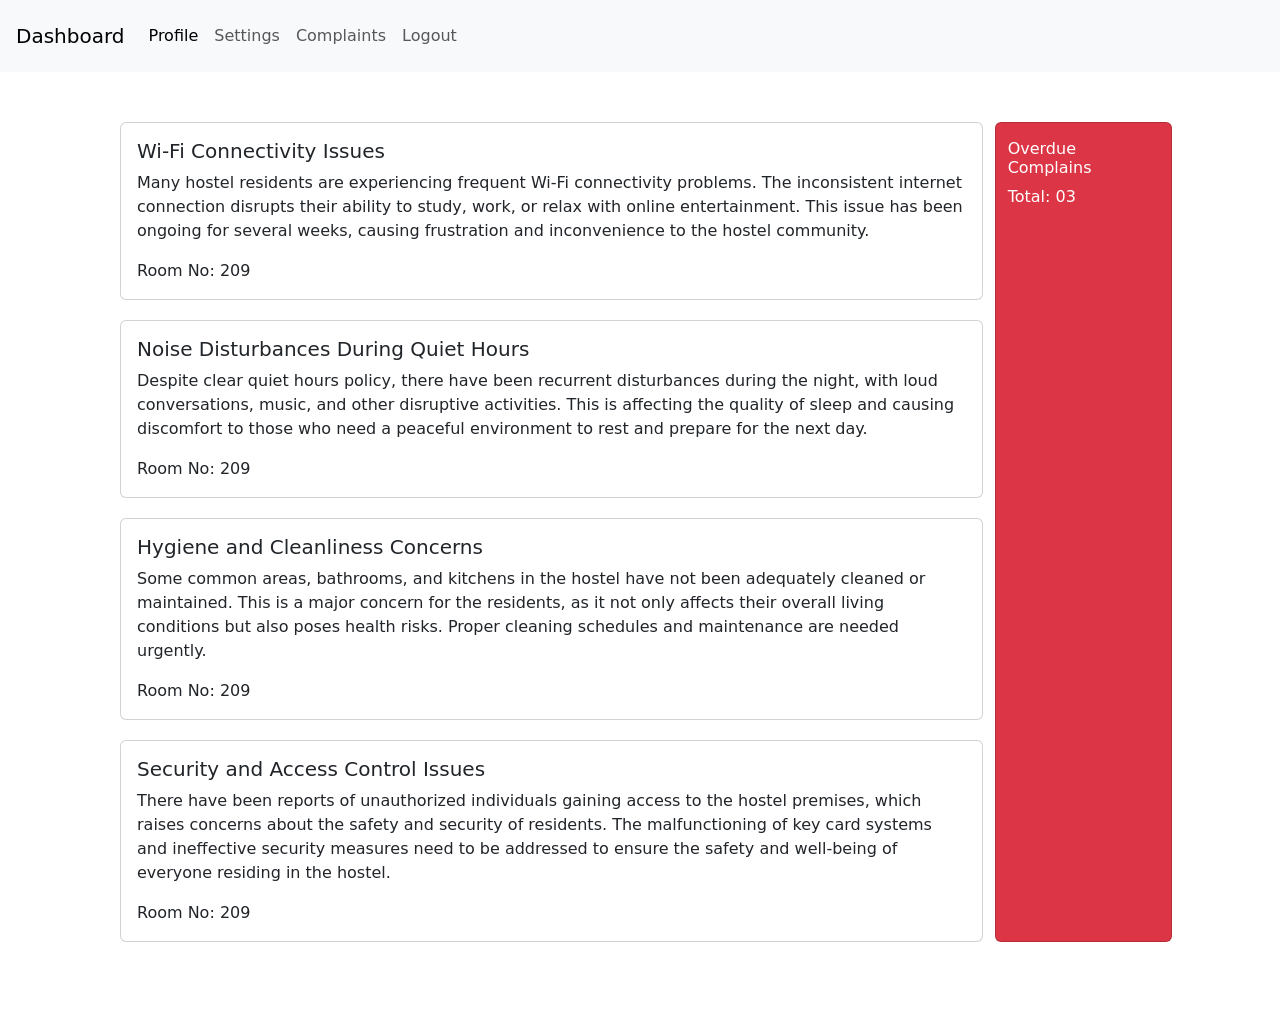
<file: admin/index.html>
<!DOCTYPE html>
<html lang="en">

<head>
  <meta charset="UTF-8" />
  <meta name="viewport" content="width=device-width, initial-scale=1.0" />
  <title>Dashboard</title>
  <!-- Include Bootstrap CSS (replace with local Bootstrap if needed) -->
  <link rel="stylesheet" href="https://cdn.jsdelivr.net/npm/bootstrap@5.3.0/dist/css/bootstrap.min.css" />
  <style>
    /* Add your custom styles for the dashboard here */
    .container {
      padding: 50px;
    }

    .card {
      margin-bottom: 20px;
    }
  </style>
</head>

<body>
  <nav class="navbar navbar-expand-lg navbar-light bg-light justify-content-between p-3">
    <div>
      <a class="navbar-brand" href="/pages/subwarden/">Dashboard</a>
      <button class="navbar-toggler" type="button" data-toggle="collapse" data-target="#navbarNav" aria-controls="navbarNav" aria-expanded="false" aria-label="Toggle navigation">
        <span class="navbar-toggler-icon"></span>
      </button>
    </div>
    <div class="collapse navbar-collapse" id="navbarNav">
      <ul class="navbar-nav ml-auto">
        <li class="nav-item active">
          <a class="nav-link active" href="./profile.html">Profile</a>
        </li>
        <li class="nav-item">
          <a class="nav-link" href="./settings.html">Settings</a>
        </li>
        <li class="nav-item">
          <a class="nav-link" href="./complain.html">Complaints</a>
        </li>
        <li class="nav-item">
          <a class="nav-link" href="#">Logout</a>
        </li>
      </ul>
    </div>
  </nav>

  <div class="container">
    <div class="row">
      <div class="col-md-10">
        <div class="card">
          <div class="card-body">
            <h5 class="card-title">Wi-Fi Connectivity Issues</h5>
            <p class="card-text">
              Many hostel residents are experiencing frequent Wi-Fi
              connectivity problems. The inconsistent internet connection
              disrupts their ability to study, work, or relax with online
              entertainment. This issue has been ongoing for several weeks,
              causing frustration and inconvenience to the hostel community.
            </p>
            <div>Room No: 209</div>
          </div>
        </div>
        <div class="card">
          <div class="card-body">
            <h5 class="card-title">Noise Disturbances During Quiet Hours</h5>
            <p class="card-text">
              Despite clear quiet hours policy, there have been recurrent
              disturbances during the night, with loud conversations, music,
              and other disruptive activities. This is affecting the quality
              of sleep and causing discomfort to those who need a peaceful
              environment to rest and prepare for the next day.
            </p>
            <div>Room No: 209</div>
          </div>
        </div>
        <div class="card">
          <div class="card-body">
            <h5 class="card-title">Hygiene and Cleanliness Concerns</h5>
            <p class="card-text">
              Some common areas, bathrooms, and kitchens in the hostel have
              not been adequately cleaned or maintained. This is a major
              concern for the residents, as it not only affects their overall
              living conditions but also poses health risks. Proper cleaning
              schedules and maintenance are needed urgently.
            </p>
            <div>Room No: 209</div>
          </div>
        </div>
        <div class="card">
          <div class="card-body">
            <h5 class="card-title">Security and Access Control Issues</h5>
            <p class="card-text">
              There have been reports of unauthorized individuals gaining
              access to the hostel premises, which raises concerns about the
              safety and security of residents. The malfunctioning of key card
              systems and ineffective security measures need to be addressed
              to ensure the safety and well-being of everyone residing in the
              hostel.
            </p>
            <div>Room No: 209</div>
          </div>
        </div>
      </div>
      <div class="col-md-2 card bg-danger text-white pt-3">
        <h6>Overdue Complains</h6>
        <p>Total: 03</p>
      </div>
    </div>
  </div>

  <!-- Include Bootstrap JS and Popper.js (optional) -->
  <script src="https://cdn.jsdelivr.net/npm/bootstrap@5.3.0/dist/js/bootstrap.bundle.min.js"></script>
</body>

</html>
</file>
